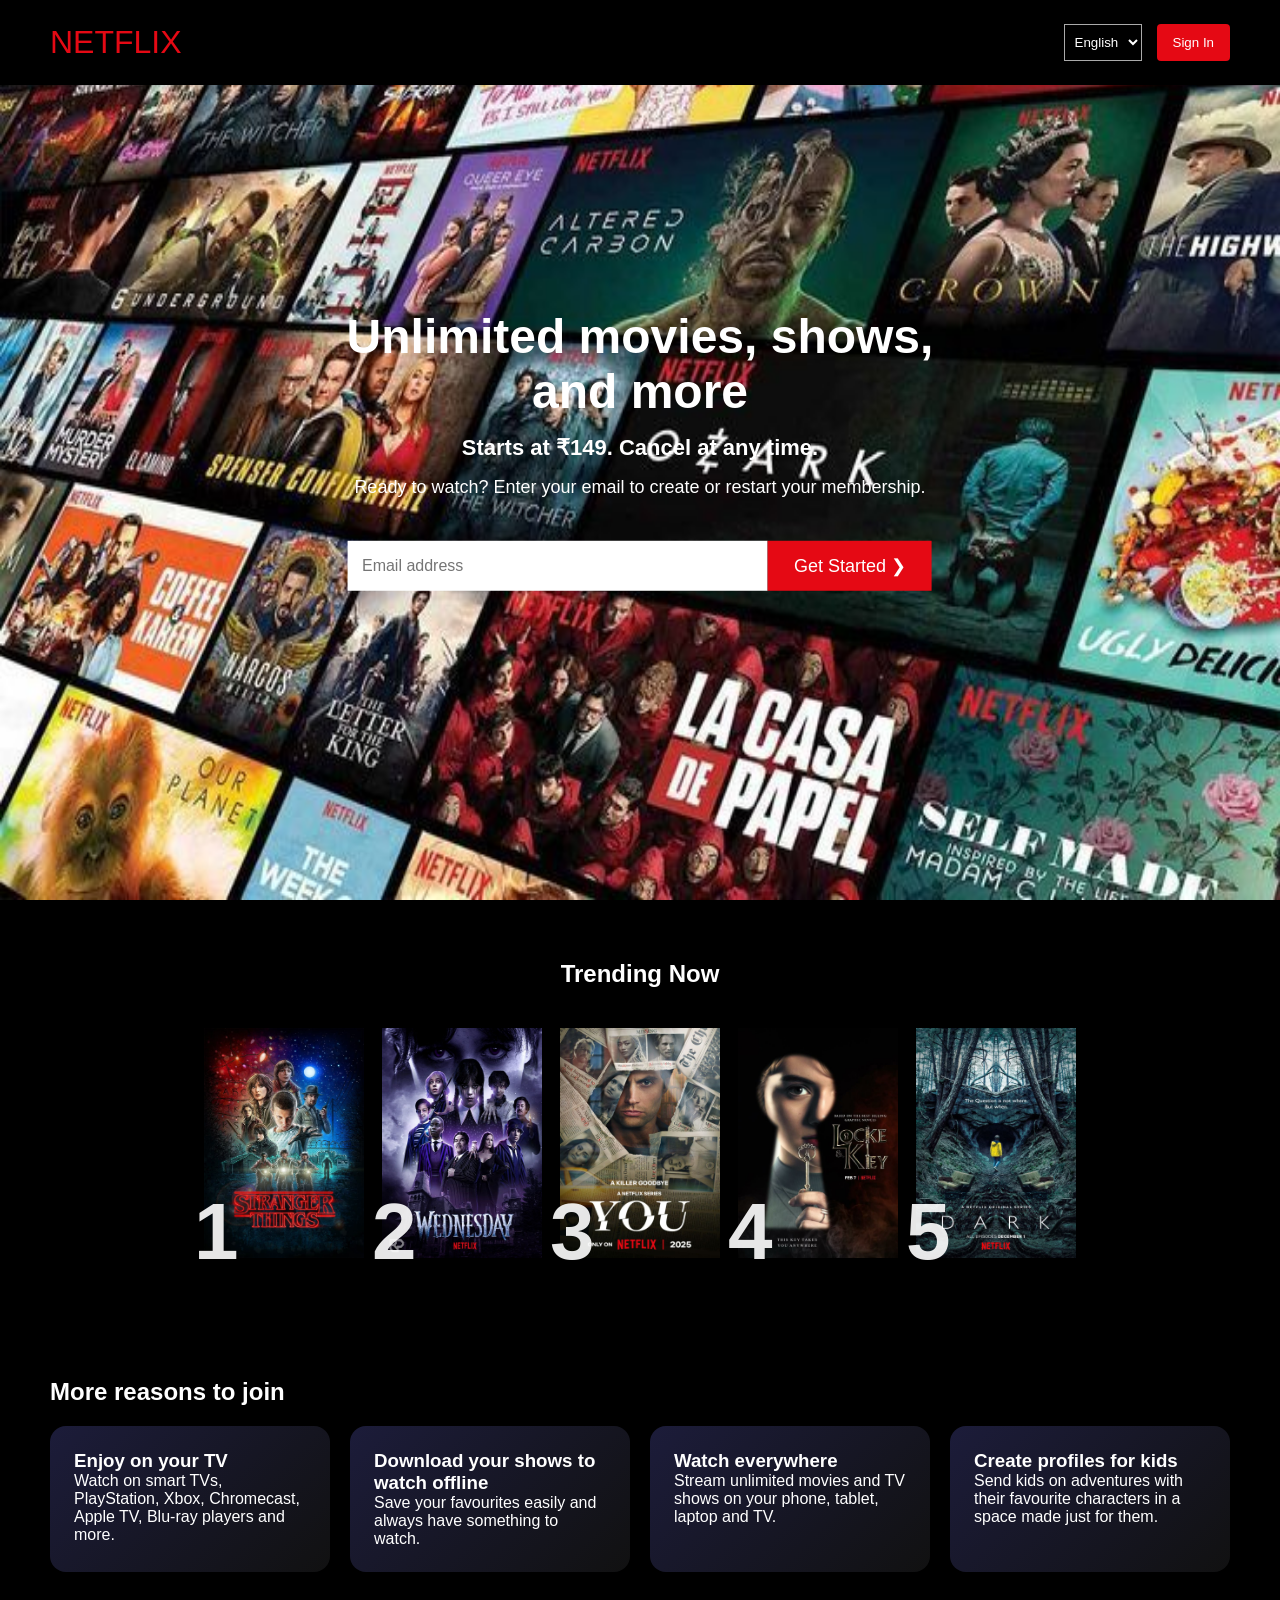
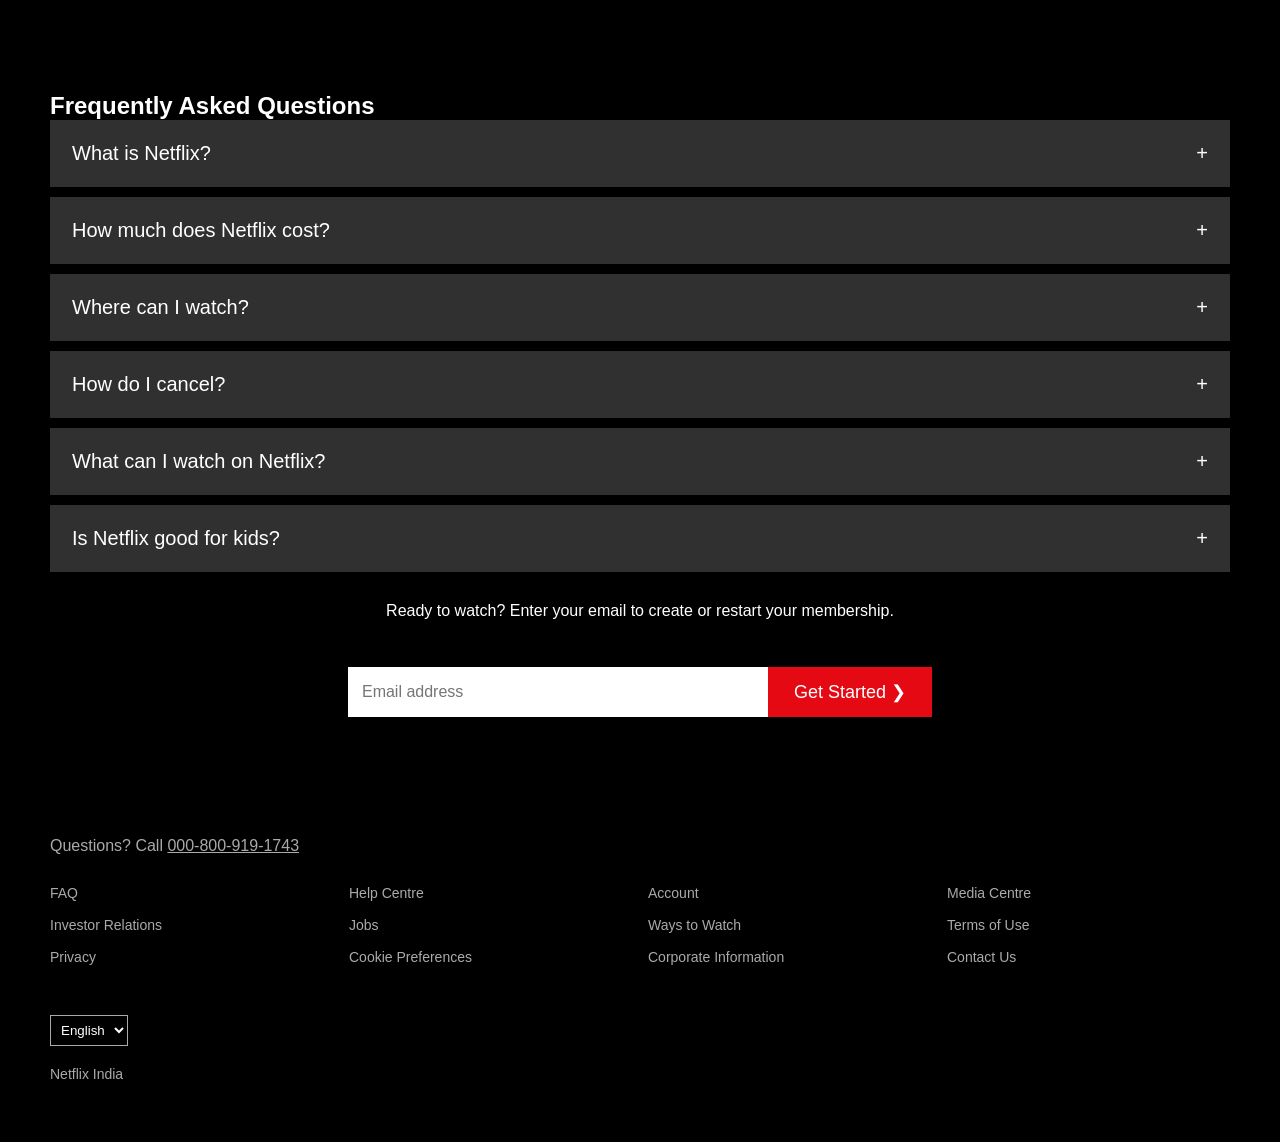
<file: index - Copy.html>
<!DOCTYPE html>
<html lang="en">
<head>
    <meta charset="UTF-8">
    <title>Netflix India – Watch TV Shows Online</title>
    <link rel="stylesheet" href="style.css">
</head>
<body>
<header class="header">
    <div class="logo" >NETFLIX</div>
    <div class="header-right">
        <select class="lang">
            <option>English</option>
            <option>हिन्दी</option>
        </select>
        <button class="signin">Sign In</button>
    </div>
</header>
<section class="hero">
    <img class="back-img" src="back.jpg" alt="">
    <div class="hero-overlay"></div>
    <div class="back"></div>
    <div class="hero-content">
        <h1>Unlimited movies, shows,<br>and more</h1>
        <h3>Starts at ₹149. Cancel at any time.</h3>
        <p>Ready to watch? Enter your email to create or restart your membership.</p>

        <div class="email-box">
            <input type="email" placeholder="Email address">
            <button>Get Started ❯</button>
        </div>
    </div>
</section>
<section class="trending">
    <h2 class="tre">Trending Now</h2>

    <div class="trending-row">
        <div class="poster"><img src="ST.jpg" alt="" class="main"><span>1</span></div>
        <div class="poster"><img src="WED.jpg" alt="" class="main"><span>2</span></div>
        <div class="poster"><img src="YOU.jpg" alt="" class="main"><span>3</span></div>
        <div class="poster"><img src="LOCK.jpg" alt="" class="main"><span>4</span></div>
        <div class="poster"><img src="DARK.jpg" alt="" class="main"><span>5</span></div>
    </div>
</section>
<section class="reasons">
    <h2>More reasons to join</h2>

    <div class="reasons-grid">
        <div class="card">
            <h3>Enjoy on your TV</h3>
            <p>Watch on smart TVs, PlayStation, Xbox, Chromecast, Apple TV, Blu-ray players and more.</p>
        </div>

        <div class="card">
            <h3>Download your shows to watch offline</h3>
            <p>Save your favourites easily and always have something to watch.</p>
        </div>

        <div class="card">
            <h3>Watch everywhere</h3>
            <p>Stream unlimited movies and TV shows on your phone, tablet, laptop and TV.</p>
        </div>

        <div class="card">
            <h3>Create profiles for kids</h3>
            <p>Send kids on adventures with their favourite characters in a space made just for them.</p>
        </div>
    </div>
</div>
</section>
<section class="faq">
    <h2>Frequently Asked Questions</h2>

    <div class="faq-item">What is Netflix?<span>+</span></div>
    <div class="faq-item">How much does Netflix cost?<span>+</span></div>
    <div class="faq-item">Where can I watch?<span>+</span></div>
    <div class="faq-item">How do I cancel?<span>+</span></div>
    <div class="faq-item">What can I watch on Netflix?<span>+</span></div>
    <div class="faq-item">Is Netflix good for kids?<span>+</span></div>

    <div class="email-again">
        <p>Ready to watch? Enter your email to create or restart your membership.</p>
        <div class="email-box">
            <input type="email" placeholder="Email address">
            <button>Get Started ❯</button>
        </div>
    </div>
</section>
<footer class="footer">
    <p>Questions? Call <u>000-800-919-1743</u></p>
    <div class="footer-links">
        <a href="#">FAQ</a>
        <a href="#">Help Centre</a>
        <a href="#">Account</a>
        <a href="#">Media Centre</a>
        <a href="#">Investor Relations</a>
        <a href="#">Jobs</a>
        <a href="#">Ways to Watch</a>
        <a href="#">Terms of Use</a>
        <a href="#">Privacy</a>
        <a href="#">Cookie Preferences</a>
        <a href="#">Corporate Information</a>
        <a href="#">Contact Us</a>
    </div>

    <select class="lang footer-lang">
        <option>English</option>
        <option>हिन्दी</option>
    </select>

    <p class="country">Netflix India</p>
</footer>

</body>
</html>
</file>
<file: style.css>
* {
    margin: 0;
    padding: 0;
    box-sizing: border-box;
    font-family: Arial, Helvetica, sans-serif;
}

body {
    background: #000;
    color: #fff;
}

.header {
    position: absolute;
    width: 100%;
    padding: 24px 50px;
    display: flex;
    justify-content: space-between;
    z-index: 10;
    background-color: #000;
}

.logo {
    color: #e50914;
    font-size: 32px;
}

.header-right {
    display: flex;
    gap: 15px;
}

.lang {
    background: transparent;
    color: #fff;
    border: 1px solid #aaa;
    padding: 6px;
}

.signin {
    background: #e50914;
    border: none;
    color: #fff;
    padding: 8px 16px;
    border-radius: 4px;
    cursor: pointer;
}

.hero {
    height: 100vh;
    display: flex;
    /* background-image:url(back.jpg); */
    position: relative;
    align-items: center;
}
.back-img{
    /* display: flex; */
    align-items: center;
    position: absolute;
    width:100%;
    height:100%;
    opacity:inherit;
}
.hero-content {
    position: absolute;
    top: 50%;
    left: 50%;
    transform: translate(-50%, -50%);
    text-align: center;
    max-width: 850px;
}

.hero-content h1 {
    font-size: 48px;
    font-weight: bold;
}

.hero-content h3 {
    font-size: 22px;
    margin: 16px 0;
}

.hero-content p {
    font-size: 18px;
    margin-bottom: 20px;
}

.email-box {
    display: flex;
    justify-content: center;
    padding-top: 4%;
}

.email-box input {
    width: 420px;
    padding: 14px;
    font-size: 16px;
    border: none;
}

.email-box button {
    background: #e50914;
    color: #fff;
    border: none;
    padding: 14px 26px;
    font-size: 18px;
    cursor: pointer;
}

.trending {
    padding: 60px 50px;
}
.tre{
    justify-content: center;
    display: flex;
}
.poster{
    display: flex;
    gap: 18px;
    margin-top: 20px;
}
.main{
    position: relative;
    width: 100%;
}
.trending-row {
    display:flex;
    gap: 18px;
    margin-top: 20px;
    justify-content: center;
}

.poster {
    width: 160px;
    height: 230px;
    background: #222;
    position: relative;
    border-radius: 8px;
}

.poster span {
    position: absolute;
    bottom: -20px;
    left: -10px;
    font-size: 80px;
    font-weight: bold;
    color: rgba(255,255,255,0.9);
}

.reasons {
    padding: 60px 50px;
}

.reasons-grid {
    display: grid;
    grid-template-columns: repeat(4, 1fr);
    gap: 20px;
    margin-top: 20px;
}

.card {
    background: linear-gradient(135deg, #1c1c3a, #111);
    padding: 24px;
    border-radius: 16px;
}

.faq {
    padding: 60px 50px;
}

.faq-item {
    background: #303030;
    padding: 22px;
    margin-bottom: 10px;
    font-size: 20px;
    display: flex;
    justify-content: space-between;
    cursor: pointer;
}

.faq-item:hover {
    background: #444;
}

.email-again {
    text-align: center;
    margin-top: 30px;
}

.footer {
    padding: 60px 50px;
    color: #aaa;
}

.footer-links {
    display: grid;
    grid-template-columns: repeat(4, 1fr);
    gap: 16px;
    margin: 30px 0;
}

.footer-links a {
    color: #aaa;
    font-size: 14px;
    text-decoration: none;
}

.footer-links a:hover {
    text-decoration: underline;
}

.footer-lang {
    margin-top: 20px;
}

.country {
    margin-top: 20px;
    font-size: 14px;
}
</file>
